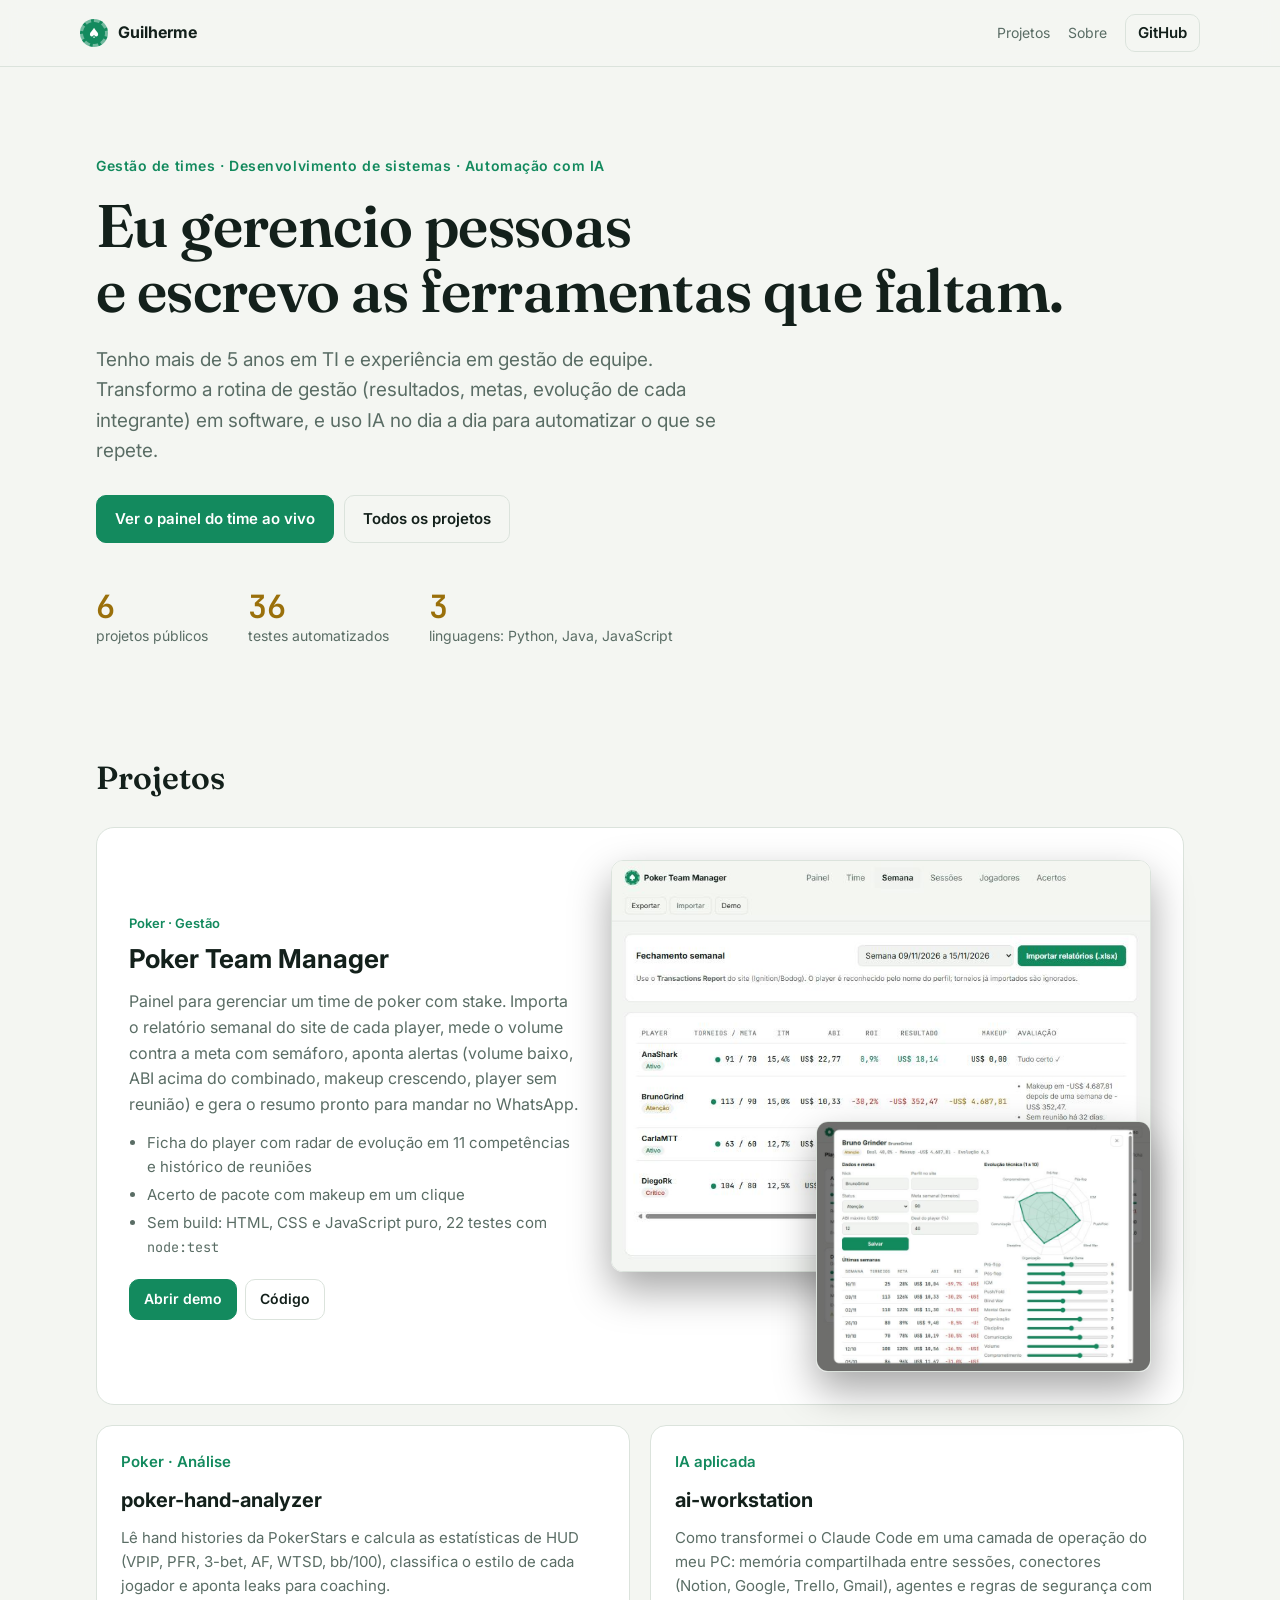
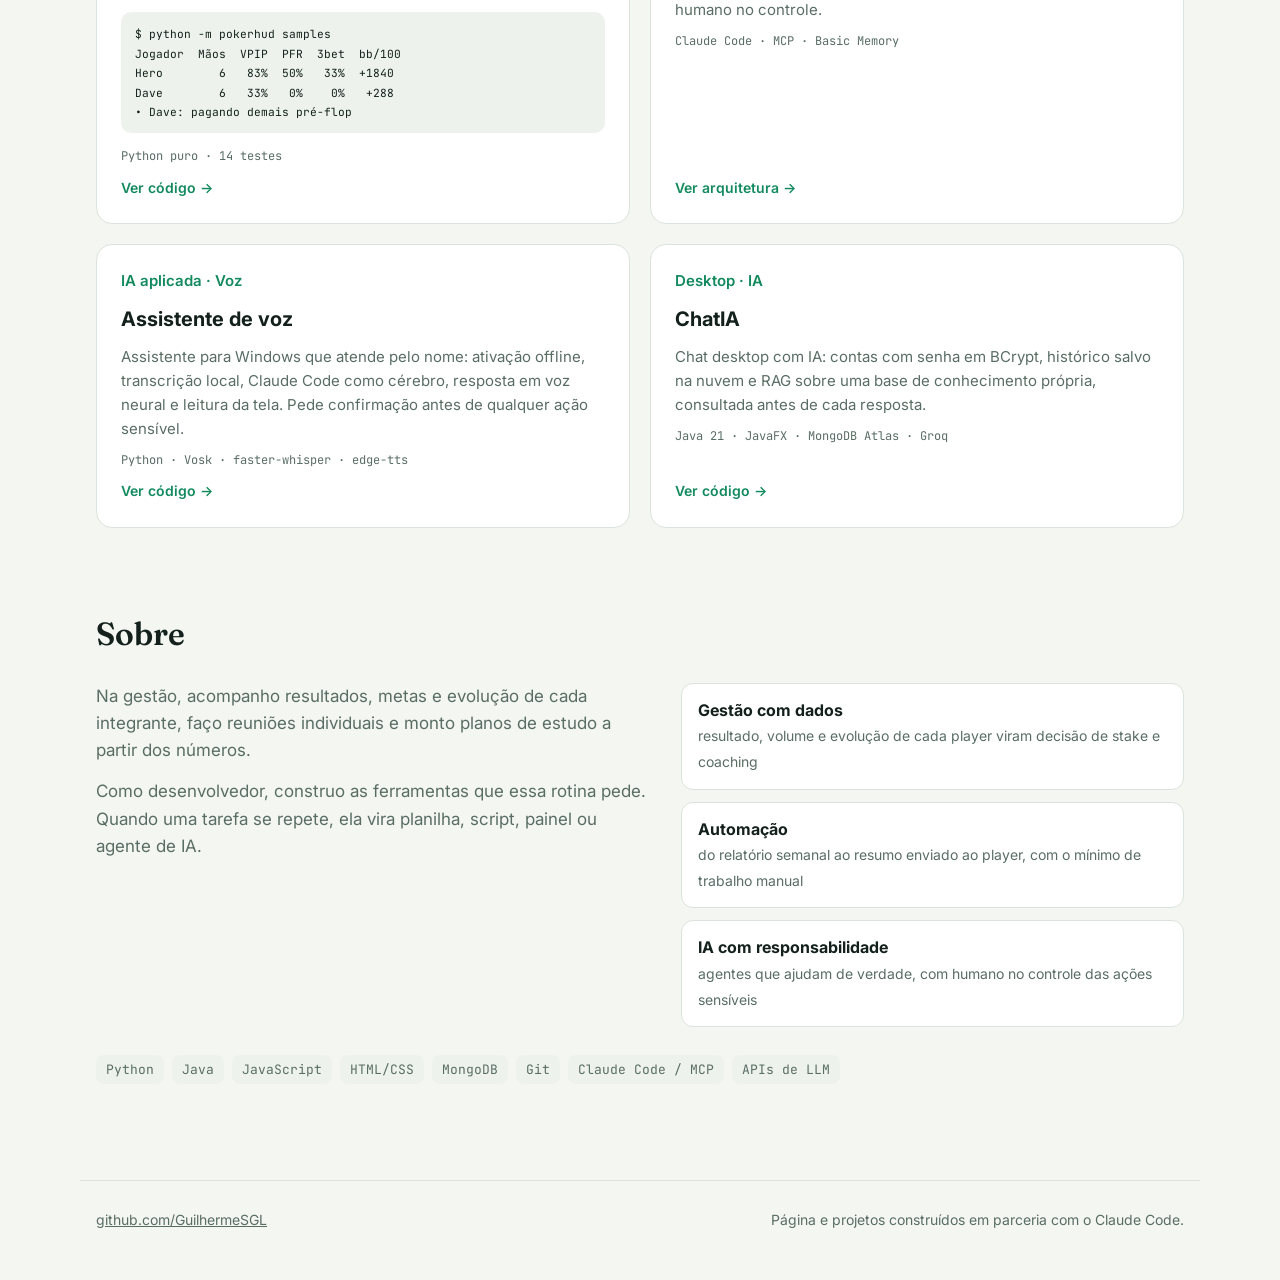
<file: index.html>
<!doctype html>
<html lang="pt-BR">
<head>
  <meta charset="utf-8">
  <meta name="viewport" content="width=device-width, initial-scale=1">
  <title>Guilherme · Portfólio</title>
  <meta name="description" content="Gestão de times, desenvolvimento de sistemas e automação com IA. Ferramentas de gestão, análise de dados e agentes.">
  <link rel="preconnect" href="https://fonts.googleapis.com">
  <link href="https://fonts.googleapis.com/css2?family=Inter:wght@400;500;600;700&family=JetBrains+Mono:wght@500&family=Fraunces:opsz,wght@9..144,600&display=swap" rel="stylesheet">
  <link rel="stylesheet" href="style.css">
</head>
<body>
  <header class="nav">
    <a class="logo" href="#top"><span class="chip">♠</span> Guilherme</a>
    <nav>
      <a href="#projetos">Projetos</a>
      <a href="#sobre">Sobre</a>
      <a href="https://github.com/GuilhermeSGL" class="btn ghost">GitHub</a>
    </nav>
  </header>

  <main id="top">
    <section class="hero">
      <p class="eyebrow">Gestão de times · Desenvolvimento de sistemas · Automação com IA</p>
      <h1>Eu gerencio pessoas<br>e escrevo as ferramentas que faltam.</h1>
      <p class="lead">Tenho mais de 5 anos em TI e experiência em gestão de equipe. Transformo a rotina de gestão (resultados, metas, evolução de cada integrante) em software, e uso IA no dia a dia para automatizar o que se repete.</p>
      <div class="cta">
        <a class="btn" href="https://guilhermesgl.github.io/poker-team-manager/">Ver o painel do time ao vivo</a>
        <a class="btn ghost" href="#projetos">Todos os projetos</a>
      </div>
      <ul class="facts">
        <li><b>6</b><span>projetos públicos</span></li>
        <li><b>36</b><span>testes automatizados</span></li>
        <li><b>3</b><span>linguagens: Python, Java, JavaScript</span></li>
      </ul>
    </section>

    <section id="projetos">
      <h2 class="section-title">Projetos</h2>

      <article class="feature">
        <div class="feature-text">
          <p class="tag">Poker · Gestão</p>
          <h3>Poker Team Manager</h3>
          <p>Painel para gerenciar um time de poker com stake. Importa o relatório semanal do site de cada player, mede o volume contra a meta com semáforo, aponta alertas (volume baixo, ABI acima do combinado, makeup crescendo, player sem reunião) e gera o resumo pronto para mandar no WhatsApp.</p>
          <ul class="bullets">
            <li>Ficha do player com radar de evolução em 11 competências e histórico de reuniões</li>
            <li>Acerto de pacote com makeup em um clique</li>
            <li>Sem build: HTML, CSS e JavaScript puro, 22 testes com <code>node:test</code></li>
          </ul>
          <div class="links">
            <a class="btn small" href="https://guilhermesgl.github.io/poker-team-manager/">Abrir demo</a>
            <a class="btn small ghost" href="https://github.com/GuilhermeSGL/poker-team-manager">Código</a>
          </div>
        </div>
        <figure class="shots">
          <img src="img/semana.jpg" alt="Fechamento semanal do time com semáforo de metas e alertas" loading="lazy">
          <img src="img/ficha.jpg" alt="Ficha do player com radar de evolução técnica" loading="lazy">
        </figure>
      </article>

      <div class="grid">
        <article class="card">
          <p class="tag">Poker · Análise</p>
          <h3>poker-hand-analyzer</h3>
          <p>Lê hand histories da PokerStars e calcula as estatísticas de HUD (VPIP, PFR, 3-bet, AF, WTSD, bb/100), classifica o estilo de cada jogador e aponta leaks para coaching.</p>
<pre class="term"><code>$ python -m pokerhud samples
Jogador  Mãos  VPIP  PFR  3bet  bb/100
Hero        6   83%  50%   33%  +1840
Dave        6   33%   0%    0%   +288
• Dave: pagando demais pré-flop</code></pre>
          <p class="stack">Python puro · 14 testes</p>
          <a class="more" href="https://github.com/GuilhermeSGL/poker-hand-analyzer">Ver código →</a>
        </article>

        <article class="card">
          <p class="tag">IA aplicada</p>
          <h3>ai-workstation</h3>
          <p>Como transformei o Claude Code em uma camada de operação do meu PC: memória compartilhada entre sessões, conectores (Notion, Google, Trello, Gmail), agentes e regras de segurança com humano no controle.</p>
          <p class="stack">Claude Code · MCP · Basic Memory</p>
          <a class="more" href="https://github.com/GuilhermeSGL/ai-workstation">Ver arquitetura →</a>
        </article>

        <article class="card">
          <p class="tag">IA aplicada · Voz</p>
          <h3>Assistente de voz</h3>
          <p>Assistente para Windows que atende pelo nome: ativação offline, transcrição local, Claude Code como cérebro, resposta em voz neural e leitura da tela. Pede confirmação antes de qualquer ação sensível.</p>
          <p class="stack">Python · Vosk · faster-whisper · edge-tts</p>
          <a class="more" href="https://github.com/GuilhermeSGL/claudio-voice-assistant">Ver código →</a>
        </article>

        <article class="card">
          <p class="tag">Desktop · IA</p>
          <h3>ChatIA</h3>
          <p>Chat desktop com IA: contas com senha em BCrypt, histórico salvo na nuvem e RAG sobre uma base de conhecimento própria, consultada antes de cada resposta.</p>
          <p class="stack">Java 21 · JavaFX · MongoDB Atlas · Groq</p>
          <a class="more" href="https://github.com/GuilhermeSGL/chatia-javafx-rag">Ver código →</a>
        </article>
      </div>
    </section>

    <section id="sobre" class="about">
      <h2 class="section-title">Sobre</h2>
      <div class="about-grid">
        <div>
          <p>Na gestão, acompanho resultados, metas e evolução de cada integrante, faço reuniões individuais e monto planos de estudo a partir dos números.</p>
          <p>Como desenvolvedor, construo as ferramentas que essa rotina pede. Quando uma tarefa se repete, ela vira planilha, script, painel ou agente de IA.</p>
        </div>
        <ul class="pillars">
          <li><b>Gestão com dados</b><span>resultado, volume e evolução de cada player viram decisão de stake e coaching</span></li>
          <li><b>Automação</b><span>do relatório semanal ao resumo enviado ao player, com o mínimo de trabalho manual</span></li>
          <li><b>IA com responsabilidade</b><span>agentes que ajudam de verdade, com humano no controle das ações sensíveis</span></li>
        </ul>
      </div>
      <p class="stack-line"><span>Python</span><span>Java</span><span>JavaScript</span><span>HTML/CSS</span><span>MongoDB</span><span>Git</span><span>Claude Code / MCP</span><span>APIs de LLM</span></p>
    </section>
  </main>

  <footer class="foot">
    <a href="https://github.com/GuilhermeSGL">github.com/GuilhermeSGL</a>
    <span>Página e projetos construídos em parceria com o Claude Code.</span>
  </footer>
</body>
</html>
</file>
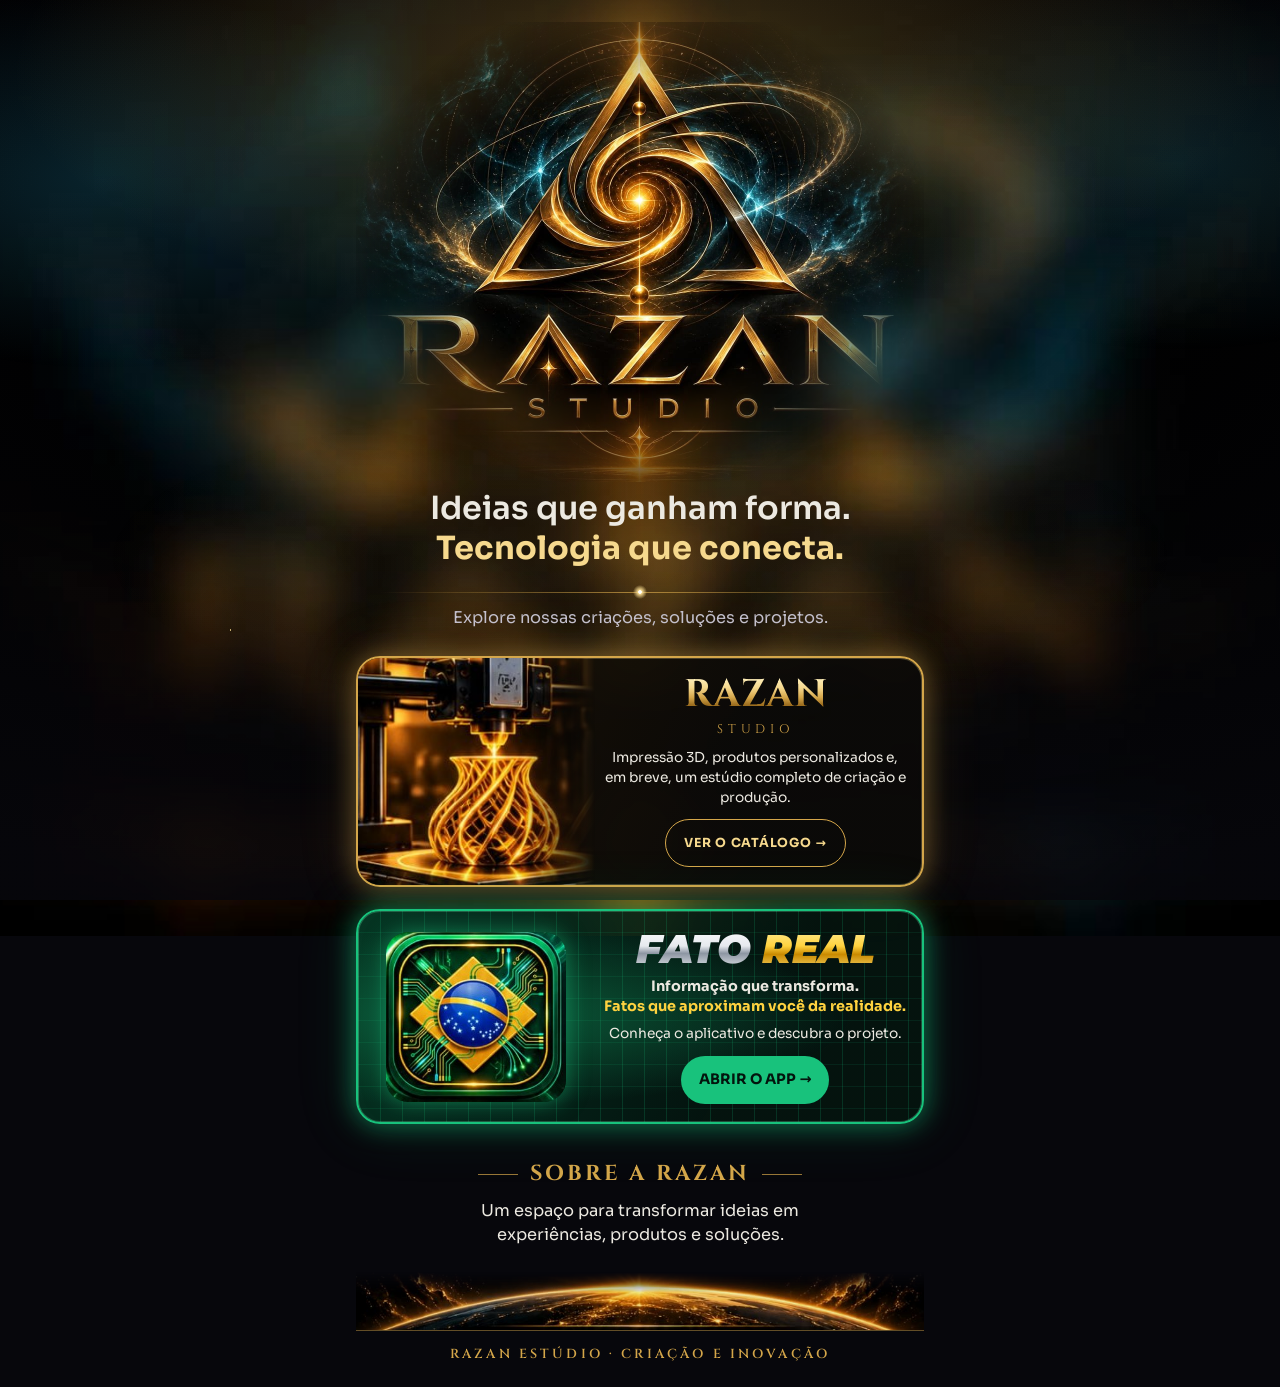
<file: r/index.html>
<!doctype html>
<html lang="pt-BR">
<head>
<meta charset="utf-8">
<meta name="viewport" content="width=device-width,initial-scale=1,viewport-fit=cover">
<title>RAZAN Estúdio · Fato Real</title>
<meta name="description" content="RAZAN Estúdio: ideias que ganham forma. Conheça nossas criações em impressão 3D e o aplicativo Fato Real.">
<meta name="theme-color" content="#07070c">
<link rel="preconnect" href="https://fonts.googleapis.com">
<link rel="preconnect" href="https://fonts.gstatic.com" crossorigin>
<link rel="stylesheet" href="https://fonts.googleapis.com/css2?family=Cinzel:wght@600;700&family=Montserrat:ital,wght@1,800;1,900&family=Sora:wght@400;600;700&display=swap">
<style>
/* Hub do QR Code: pôster em uma coluna (celular primeiro), fundo de galáxia dourada, dois cartões. */
:root{
  --cosmos:#07070c; --cosmos-2:#0f1020;
  --ouro:#d4a64a; --ouro-claro:#f6d98e; --ouro-escuro:#9a6b1c;
  --verde:#18c27c; --verde-escuro:#063a26;
  --texto:#ece9e1; --texto-2:#c4c1cf;
  --f-marca:"Cinzel","Trajan Pro",Georgia,serif;
  --f-texto:"Sora","Segoe UI",system-ui,sans-serif;
  --f-fato:"Montserrat","Arial Black","Segoe UI",sans-serif;
  color-scheme:dark;
}
*{box-sizing:border-box}
html{-webkit-text-size-adjust:100%;background:var(--cosmos);overflow-x:clip}
body{margin:0;min-height:100vh;background:transparent;color:var(--texto);font:16px/1.5 var(--f-texto);overflow-x:hidden;
  background-image:
    radial-gradient(ellipse 70% 40% at 50% 8%,rgba(212,166,74,.30),transparent 70%),
    radial-gradient(ellipse 40% 30% at 8% 20%,rgba(40,160,200,.22),transparent 70%),
    radial-gradient(ellipse 40% 30% at 92% 18%,rgba(40,160,200,.18),transparent 70%),
    radial-gradient(ellipse 60% 25% at 50% 62%,rgba(212,166,74,.10),transparent 70%),
    radial-gradient(1px 1px at 12% 18%,rgba(255,255,255,.7) 50%,transparent 51%),
    radial-gradient(1px 1px at 78% 9%,rgba(255,255,255,.55) 50%,transparent 51%),
    radial-gradient(1.5px 1.5px at 64% 32%,rgba(246,217,142,.7) 50%,transparent 51%),
    radial-gradient(1px 1px at 30% 46%,rgba(159,192,255,.6) 50%,transparent 51%),
    radial-gradient(1px 1px at 90% 54%,rgba(255,255,255,.45) 50%,transparent 51%),
    radial-gradient(1.5px 1.5px at 18% 70%,rgba(246,217,142,.6) 50%,transparent 51%),
    radial-gradient(1px 1px at 84% 80%,rgba(255,255,255,.5) 50%,transparent 51%);
  background-attachment:fixed}
body::before{content:"";position:fixed;inset:0;z-index:-2;background:url(img/cosmos-fundo.jpg) center 18%/cover no-repeat;transform:scale(1.08)}
body::after{content:"";position:fixed;inset:0;z-index:-1;pointer-events:none;
  background:radial-gradient(ellipse 120% 70% at 50% 30%,transparent 30%,rgba(7,7,12,.55) 75%,rgba(7,7,12,.85) 100%),
  radial-gradient(1px 1px at 12% 18%,rgba(255,255,255,.8) 50%,transparent 51%),radial-gradient(1px 1px at 78% 9%,rgba(255,255,255,.6) 50%,transparent 51%),
  radial-gradient(1.5px 1.5px at 64% 32%,rgba(246,217,142,.8) 50%,transparent 51%),radial-gradient(1px 1px at 30% 46%,rgba(159,220,255,.7) 50%,transparent 51%),
  radial-gradient(1px 1px at 90% 54%,rgba(255,255,255,.55) 50%,transparent 51%),radial-gradient(1.5px 1.5px at 18% 70%,rgba(246,217,142,.7) 50%,transparent 51%),
  radial-gradient(1px 1px at 84% 80%,rgba(255,255,255,.6) 50%,transparent 51%),radial-gradient(1px 1px at 46% 90%,rgba(159,220,255,.6) 50%,transparent 51%)}
a{color:inherit}
img{max-width:100%;display:block}
.pagina{max-width:600px;margin:0 auto;padding:max(28px,env(safe-area-inset-top,0px)) max(16px,env(safe-area-inset-right,0px)) 0 max(16px,env(safe-area-inset-left,0px));display:flex;flex-direction:column;align-items:center;text-align:center}

/* Topo */
.logo-razan{width:100%;height:auto;max-width:600px;margin:-6px 0 0;aspect-ratio:1136/920;object-fit:cover;
  -webkit-mask-image:radial-gradient(ellipse 52% 54% at 50% 48%,#000 58%,transparent 100%);mask-image:radial-gradient(ellipse 52% 54% at 50% 48%,#000 58%,transparent 100%)}
.ouro-metal{background:linear-gradient(180deg,#fff3c4 0%,var(--ouro-claro) 30%,var(--ouro) 55%,var(--ouro-escuro) 75%,var(--ouro-claro) 100%);-webkit-background-clip:text;background-clip:text;color:transparent}
.marca{font-family:var(--f-marca);font-weight:700;font-size:clamp(3.2rem,17vw,5.2rem);line-height:1;letter-spacing:.03em;margin:4px 0 0;filter:drop-shadow(0 0 18px rgba(212,166,74,.35))}
.sub-marca{display:flex;align-items:center;gap:12px;width:100%;max-width:440px;font-family:var(--f-marca);font-weight:600;letter-spacing:.42em;font-size:clamp(1rem,5vw,1.35rem);color:var(--ouro);margin-top:6px}
.sub-marca::before,.sub-marca::after{content:"";flex:1;height:1px;background:linear-gradient(90deg,transparent,var(--ouro))}
.sub-marca::after{background:linear-gradient(90deg,var(--ouro),transparent)}
.slogan{margin:6px 0 0;font-size:clamp(1.45rem,6.6vw,2rem);line-height:1.25;font-weight:600;text-wrap:balance}
.slogan span{display:block;color:var(--ouro-claro);font-weight:700}
.sr-only{position:absolute;width:1px;height:1px;overflow:hidden;clip:rect(0 0 0 0);white-space:nowrap}
.divisor{width:100%;max-width:520px;height:16px;margin:16px 0 6px;background:radial-gradient(circle at 50% 50%,#fff 0 1.5px,var(--ouro-claro) 2px,transparent 7px),linear-gradient(90deg,transparent,rgba(212,166,74,.7),transparent) center/100% 1px no-repeat}
.convite{margin:0;color:var(--texto-2);font-size:1.02rem}

/* Cartões */
.cartoes{width:100%;display:grid;gap:22px;margin-top:26px}
.cartao{position:relative;display:grid;grid-template-columns:42% 1fr;align-items:center;min-height:200px;border-radius:24px;overflow:hidden;text-decoration:none;text-align:center;isolation:isolate;transition:transform .2s ease,box-shadow .2s ease}
.cartao:hover{transform:translateY(-2px)}
.cartao:focus-visible{outline:3px solid #fff;outline-offset:4px}
.cartao .lado-texto{padding:18px 14px 18px 8px;display:flex;flex-direction:column;align-items:center;gap:8px;min-width:0}
.cartao p{margin:0;font-size:.86rem;line-height:1.45;color:var(--texto)}
.acao{display:inline-flex;align-items:center;justify-content:center;min-height:48px;padding:0 18px;border-radius:999px;font-weight:700;font-size:.9rem;margin-top:4px}

.razan{background:linear-gradient(120deg,rgba(26,18,5,.92),rgba(11,10,8,.85) 60%);backdrop-filter:blur(3px);border:2px solid var(--ouro);box-shadow:0 0 0 1px rgba(246,217,142,.25) inset,0 0 26px rgba(212,166,74,.45),0 0 60px rgba(212,166,74,.15)}
.razan .foto{height:100%;min-height:200px;background:url(img/impressora.jpg) center/cover;-webkit-mask-image:linear-gradient(90deg,#000 70%,transparent);mask-image:linear-gradient(90deg,#000 70%,transparent)}
.razan .mini-marca{font-family:var(--f-marca);font-weight:700;font-size:clamp(1.7rem,8vw,2.4rem);line-height:1}
.razan .mini-sub{font-family:var(--f-marca);letter-spacing:.38em;font-size:.78rem;color:var(--ouro);margin-top:-2px}
.razan .acao{border:1.5px solid var(--ouro);color:var(--ouro-claro);letter-spacing:.06em;font-size:.78rem}

.fato{background:
    linear-gradient(90deg,rgba(24,194,124,.18) 1px,transparent 1px) 0 0/22px 22px,
    linear-gradient(0deg,rgba(24,194,124,.10) 1px,transparent 1px) 0 0/22px 22px,
    radial-gradient(ellipse at 20% 50%,#0b5a3a,transparent 60%),
    linear-gradient(120deg,rgba(6,58,38,.92),rgba(4,21,15,.86) 70%);
  border:2px solid var(--verde);box-shadow:0 0 0 1px rgba(120,255,190,.25) inset,0 0 26px rgba(24,194,124,.55),0 0 60px rgba(24,194,124,.18)}
.fato .chip{width:86%;max-width:180px;height:auto;aspect-ratio:285/270;object-fit:cover;margin:14px auto;border-radius:22px;box-shadow:0 0 22px rgba(24,194,124,.55)}
.marca-fato{font-family:var(--f-fato);font-style:italic;font-weight:900;font-size:clamp(1.6rem,7.6vw,2.5rem);line-height:1;letter-spacing:-.01em;white-space:nowrap}
.marca-fato .prata{background:linear-gradient(180deg,#ffffff 0%,#e6e9ee 45%,#8d96a3 60%,#f4f6f8 100%);-webkit-background-clip:text;background-clip:text;color:transparent}
.marca-fato .dourado{background:linear-gradient(180deg,#fff2a8 0%,#ffd23f 45%,#c98a00 62%,#ffe27a 100%);-webkit-background-clip:text;background-clip:text;color:transparent}
.fato .frase{font-weight:700;font-size:.9rem;line-height:1.35}
.fato .frase span{display:block;color:#ffd23f}
.fato .acao{background:var(--verde);color:#03140d}

/* Sobre */
.sobre{margin-top:34px;display:flex;flex-direction:column;align-items:center;gap:8px}
.sobre h2{margin:0;font-family:var(--f-marca);font-weight:700;letter-spacing:.14em;font-size:1.35rem;color:var(--ouro)}
.sobre h2::before,.sobre h2::after{content:"";display:inline-block;width:40px;height:1px;background:var(--ouro);vertical-align:middle;margin:0 12px;opacity:.7}
.sobre p{margin:0;max-width:34ch;font-size:1.02rem}

/* Rodapé com planeta */
.rodape{width:100%;margin-top:24px;position:relative}
.rodape img{width:100%;height:auto;opacity:.95;-webkit-mask-image:linear-gradient(180deg,transparent,#000 35%);mask-image:linear-gradient(180deg,transparent,#000 35%)}
.rodape p{margin:0;padding:14px 0 max(22px,env(safe-area-inset-bottom,0px));font-family:var(--f-marca);font-weight:600;letter-spacing:.24em;font-size:clamp(.62rem,2.8vw,.82rem);color:var(--ouro);border-top:1px solid rgba(212,166,74,.45)}

@media (max-width:360px){.cartao{grid-template-columns:38% 1fr}.cartao p{font-size:.8rem}}
@media (prefers-reduced-motion:reduce){.cartao{transition:none}}
</style>
</head>
<body>
<main class="pagina">
  <h1 class="sr-only">RAZAN Studio</h1>
  <img class="logo-razan" src="img/razan-logo.jpg" alt="RAZAN Studio: triângulo dourado com uma galáxia em espiral" width="1136" height="920">
  <p class="slogan">Ideias que ganham forma. <span>Tecnologia que conecta.</span></p>
  <div class="divisor" aria-hidden="true"></div>
  <p class="convite">Explore nossas criações, soluções e projetos.</p>

  <nav class="cartoes" aria-label="Escolha o que conhecer">
    <a class="cartao razan" href="/r/catalogo/">
      <div class="foto" role="img" aria-label="Impressora 3D imprimindo um vaso dourado"></div>
      <div class="lado-texto">
        <div class="mini-marca ouro-metal">RAZAN</div>
        <div class="mini-sub">STUDIO</div>
        <p>Impressão 3D, produtos personalizados e, em breve, um estúdio completo de criação e produção.</p>
        <span class="acao">VER O CATÁLOGO →</span>
      </div>
    </a>

    <a class="cartao fato" href="https://fato-real.vercel.app/">
      <img class="chip" src="img/fato-real-chip.jpg" alt="" width="285" height="270">
      <div class="lado-texto">
        <div class="marca-fato"><span class="prata">FATO</span> <span class="dourado">REAL</span></div>
        <div class="frase">Informação que transforma. <span>Fatos que aproximam você da realidade.</span></div>
        <p>Conheça o aplicativo e descubra o projeto.</p>
        <span class="acao">ABRIR O APP →</span>
      </div>
    </a>
  </nav>

  <section class="sobre">
    <h2>SOBRE A RAZAN</h2>
    <p>Um espaço para transformar ideias em experiências, produtos e soluções.</p>
  </section>

  <footer class="rodape">
    <img src="img/planeta.jpg" alt="" width="900" height="93">
    <p>RAZAN ESTÚDIO · CRIAÇÃO E INOVAÇÃO</p>
  </footer>
</main>
</body>
</html>
</file>
<file: style.css>
:root {
  --bg: #0b1210;
  --surface: #121d1a;
  --surface-2: #182622;
  --line: #24352f;
  --text: #e9f0ea;
  --muted: #93a79f;
  --accent: #34c38f;
  --accent-ink: #062117;
  --gold: #e3b341;
  --serif: "Fraunces", Georgia, serif;
  --mono: "JetBrains Mono", ui-monospace, monospace;
}
@media (prefers-color-scheme: light) {
  :root:not([data-theme="dark"]) {
    --bg: #f4f6f2; --surface: #ffffff; --surface-2: #eef2ed; --line: #dbe3dc;
    --text: #13201b; --muted: #5a6d65; --accent: #138a5e; --accent-ink: #ffffff; --gold: #9a700b;
  }
}
* { box-sizing: border-box; }
html { scroll-behavior: smooth; }
body { margin: 0; background: var(--bg); color: var(--text); font: 16px/1.6 Inter, system-ui, sans-serif; }
a { color: inherit; }
img { max-width: 100%; display: block; }

.nav {
  position: sticky; top: 0; z-index: 5; display: flex; justify-content: space-between; align-items: center;
  padding: 14px max(16px, calc((100vw - 1120px) / 2)); background: color-mix(in srgb, var(--bg) 85%, transparent);
  backdrop-filter: blur(8px); border-bottom: 1px solid var(--line);
}
.logo { display: flex; align-items: center; gap: 10px; font-weight: 700; text-decoration: none; }
.chip {
  display: grid; place-items: center; width: 28px; height: 28px; border-radius: 50%; font-size: 14px;
  background: var(--accent); color: var(--accent-ink); border: 3px dashed color-mix(in srgb, var(--accent-ink) 40%, transparent);
}
.nav nav { display: flex; gap: 18px; align-items: center; font-size: 14px; }
.nav nav a { text-decoration: none; color: var(--muted); }
.nav nav a:hover { color: var(--text); }

main { max-width: 1120px; margin: 0 auto; padding: 0 16px; }

.btn {
  display: inline-block; background: var(--accent); color: var(--accent-ink); text-decoration: none; font-weight: 600;
  padding: 11px 18px; border-radius: 10px; border: 1px solid var(--accent); font-size: 15px;
}
.btn:hover { filter: brightness(1.08); }
.btn.ghost { background: transparent; color: var(--text); border-color: var(--line); }
.nav .btn.ghost { padding: 6px 12px; color: var(--text); }
.btn.small { padding: 8px 14px; font-size: 14px; }

.hero { padding: 88px 0 64px; }
.eyebrow { color: var(--accent); font-weight: 600; font-size: 14px; letter-spacing: .04em; margin: 0 0 16px; }
h1 { font-family: var(--serif); font-weight: 600; font-size: clamp(34px, 6vw, 60px); line-height: 1.08; margin: 0; letter-spacing: -.01em; }
.lead { color: var(--muted); font-size: 19px; max-width: 640px; margin: 22px 0 28px; }
.cta { display: flex; gap: 10px; flex-wrap: wrap; }
.facts { list-style: none; padding: 0; margin: 48px 0 0; display: flex; gap: 40px; flex-wrap: wrap; }
.facts b { display: block; font: 600 32px/1 var(--mono); color: var(--gold); }
.facts span { color: var(--muted); font-size: 14px; }

.section-title { font-family: var(--serif); font-size: 32px; font-weight: 600; margin: 0 0 24px; }
section { padding: 40px 0; }

.feature {
  display: grid; grid-template-columns: 1fr 1.2fr; gap: 32px; align-items: center;
  background: var(--surface); border: 1px solid var(--line); border-radius: 18px; padding: 32px; margin-bottom: 20px;
}
.feature h3 { font-size: 26px; margin: 4px 0 10px; }
.feature p { color: var(--muted); margin: 0 0 14px; }
.tag { color: var(--accent) !important; font-size: 13px; font-weight: 600; margin: 0 !important; }
.bullets { margin: 0 0 20px; padding-left: 18px; color: var(--muted); font-size: 15px; }
.bullets li { margin-bottom: 4px; }
.links { display: flex; gap: 8px; flex-wrap: wrap; }
.shots { margin: 0; position: relative; display: grid; }
.shots img { border-radius: 12px; border: 1px solid var(--line); box-shadow: 0 18px 40px rgb(0 0 0 / .35); }
.shots img + img { width: 62%; margin: -28% 0 0 auto; position: relative; }
code { font-family: var(--mono); font-size: .9em; }

.grid { display: grid; grid-template-columns: repeat(2, 1fr); gap: 20px; }
.card {
  background: var(--surface); border: 1px solid var(--line); border-radius: 16px; padding: 24px;
  display: flex; flex-direction: column; gap: 10px; min-width: 0;
}
.card h3 { margin: 0; font-size: 20px; }
.card p { margin: 0; color: var(--muted); font-size: 15px; }
.card .stack { font-family: var(--mono); font-size: 12px; color: var(--muted); }
.more { margin-top: auto; color: var(--accent); text-decoration: none; font-weight: 600; font-size: 14px; }
.term {
  margin: 4px 0; background: var(--surface-2); border-radius: 10px; padding: 12px 14px; overflow-x: auto;
  font: 12.5px/1.55 var(--mono); color: var(--text);
}

.about-grid { display: grid; grid-template-columns: 1.1fr 1fr; gap: 32px; }
.about-grid p { margin: 0 0 14px; color: var(--muted); font-size: 17px; }
.pillars { list-style: none; padding: 0; margin: 0; display: grid; gap: 12px; }
.pillars li { background: var(--surface); border: 1px solid var(--line); border-radius: 12px; padding: 14px 16px; }
.pillars b { display: block; }
.pillars span { color: var(--muted); font-size: 14px; }
.stack-line { display: flex; flex-wrap: wrap; gap: 8px; margin-top: 28px; }
.stack-line span { font: 13px var(--mono); padding: 6px 10px; border-radius: 8px; background: var(--surface-2); color: var(--muted); }

.foot {
  max-width: 1120px; margin: 40px auto 0; padding: 28px 16px 48px; border-top: 1px solid var(--line);
  display: flex; justify-content: space-between; gap: 12px; flex-wrap: wrap; color: var(--muted); font-size: 14px;
}

@media (max-width: 860px) {
  .feature { grid-template-columns: 1fr; padding: 22px; }
  .grid, .about-grid { grid-template-columns: 1fr; }
  .hero { padding: 56px 0 40px; }
  .facts { gap: 24px; }
  .nav nav a:not(.btn) { display: none; }
}
</file>
